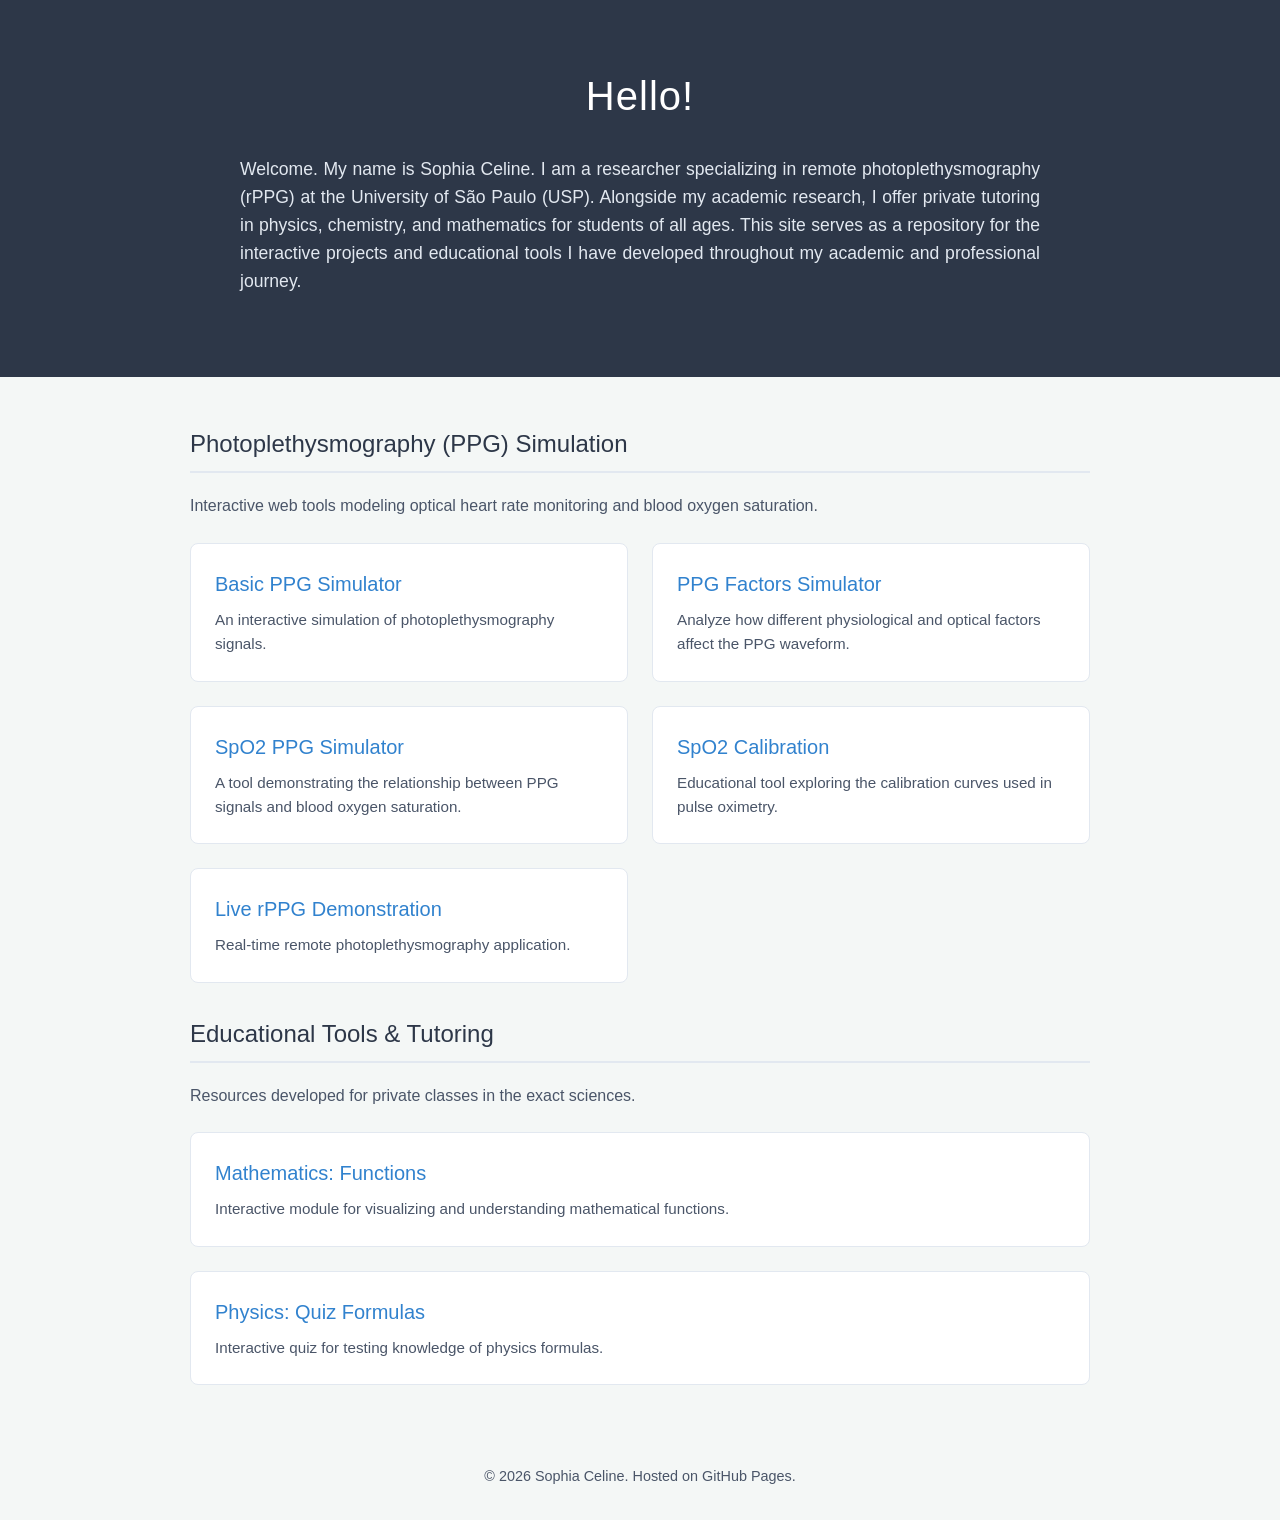
<file: index.html>
<!DOCTYPE html>
<html lang="en">
<head>
    <meta charset="UTF-8">
    <meta name="viewport" content="width=device-width, initial-scale=1.0">
    <title>Sophia Celine | Portfolio & Educational Tools</title>
    <link rel="icon" type="image/png" href="images/home.png">
    <style>
        :root {
            --bg-color: #f4f7f6;
            --text-main: #2d3748;
            --text-muted: #4a5568;
            --accent-color: #3182ce;
            --card-bg: #ffffff;
            --border-radius: 8px;
        }

        body {
            font-family: 'Segoe UI', Roboto, Helvetica, Arial, sans-serif;
            background-color: var(--bg-color);
            color: var(--text-main);
            line-height: 1.6;
            margin: 0;
            padding: 0;
        }

        header {
            background-color: var(--text-main);
            color: white;
            padding: 4rem 2rem;
            text-align: center;
        }

        .header-content {
            max-width: 800px;
            margin: 0 auto;
        }

        h1 {
            margin-top: 0;
            font-size: 2.5rem;
            font-weight: 300;
            letter-spacing: 1px;
        }

        .intro-text {
            font-size: 1.1rem;
            color: #e2e8f0;
            font-weight: 300;
            text-align: justify;
        }

        main {
            max-width: 900px;
            margin: 3rem auto;
            padding: 0 2rem;
        }

        h2 {
            color: var(--text-main);
            border-bottom: 2px solid #e2e8f0;
            padding-bottom: 0.5rem;
            margin-top: 2rem;
            font-weight: 400;
        }

        .link-grid {
            display: grid;
            grid-template-columns: repeat(auto-fit, minmax(300px, 1fr));
            gap: 1.5rem;
            margin-top: 1.5rem;
        }

        .card {
            background-color: var(--card-bg);
            border: 1px solid #e2e8f0;
            border-radius: var(--border-radius);
            padding: 1.5rem;
            text-decoration: none;
            color: inherit;
            transition: transform 0.2s ease, box-shadow 0.2s ease;
            display: flex;
            flex-direction: column;
        }

        .card:hover {
            transform: translateY(-4px);
            box-shadow: 0 10px 15px -3px rgba(0, 0, 0, 0.1);
            border-color: var(--accent-color);
        }

        .card h3 {
            margin: 0 0 0.5rem 0;
            color: var(--accent-color);
            font-size: 1.25rem;
            font-weight: 500;
        }

        .card p {
            margin: 0;
            color: var(--text-muted);
            font-size: 0.95rem;
        }

        footer {
            text-align: center;
            padding: 2rem;
            color: var(--text-muted);
            font-size: 0.9rem;
            margin-top: 2rem;
        }
    </style>
</head>
<body>

    <header>
        <div class="header-content">
            <h1>Hello!</h1>
            <p class="intro-text">
                Welcome. My name is Sophia Celine. I am a researcher specializing in remote photoplethysmography (rPPG) at the University of São Paulo (USP). Alongside my academic research, I offer private tutoring in physics, chemistry, and mathematics for students of all ages. This site serves as a repository for the interactive projects and educational tools I have developed throughout my academic and professional journey.
            </p>
        </div>
    </header>

    <main>
        <h2>Photoplethysmography (PPG) Simulation</h2>
        <p style="color: var(--text-muted); margin-bottom: 1.5rem;">Interactive web tools modeling optical heart rate monitoring and blood oxygen saturation.</p>
        
        <div class="link-grid">
            <a href="https://sophia-celine.github.io/PPG/simulador_ppg.html" class="card">
                <h3>Basic PPG Simulator</h3>
                <p>An interactive simulation of photoplethysmography signals.</p>
            </a>

            <a href="https://sophia-celine.github.io/PPG/simulador_fatores.html" class="card">
                <h3>PPG Factors Simulator</h3>
                <p>Analyze how different physiological and optical factors affect the PPG waveform.</p>
            </a>

            <a href="https://sophia-celine.github.io/PPG/simulador_spo_2_ppg.html" class="card">
                <h3>SpO2 PPG Simulator</h3>
                <p>A tool demonstrating the relationship between PPG signals and blood oxygen saturation.</p>
            </a>

            <a href="https://sophia-celine.github.io/PPG/simulador_Spo2_calibration.html" class="card">
                <h3>SpO2 Calibration</h3>
                <p>Educational tool exploring the calibration curves used in pulse oximetry.</p>
            </a>

            <a href="https://sophia-celine.github.io/PPG/rppg_live.html" class="card">
                <h3>Live rPPG Demonstration</h3>
                <p>Real-time remote photoplethysmography application.</p>
            </a>
        </div>

        <h2>Educational Tools & Tutoring</h2>
        <p style="color: var(--text-muted); margin-bottom: 1.5rem;">Resources developed for private classes in the exact sciences.</p>

        <div class="link-grid">
            <a href="https://sophia-celine.github.io/educational_tools/math/functions.html" class="card">
                <h3>Mathematics: Functions</h3>
                <p>Interactive module for visualizing and understanding mathematical functions.</p>
            </a>
        </div>

        <div class="link-grid">
            <a href="https://sophia-celine.github.io/educational_tools/physics/quiz_formulas.html" class="card">
                <h3>Physics: Quiz Formulas</h3>
                <p>Interactive quiz for testing knowledge of physics formulas.</p>
            </a>
        </div>
    </main>

    <footer>
        &copy; 2026 Sophia Celine. Hosted on GitHub Pages.
    </footer>

</body>
</html>
</file>
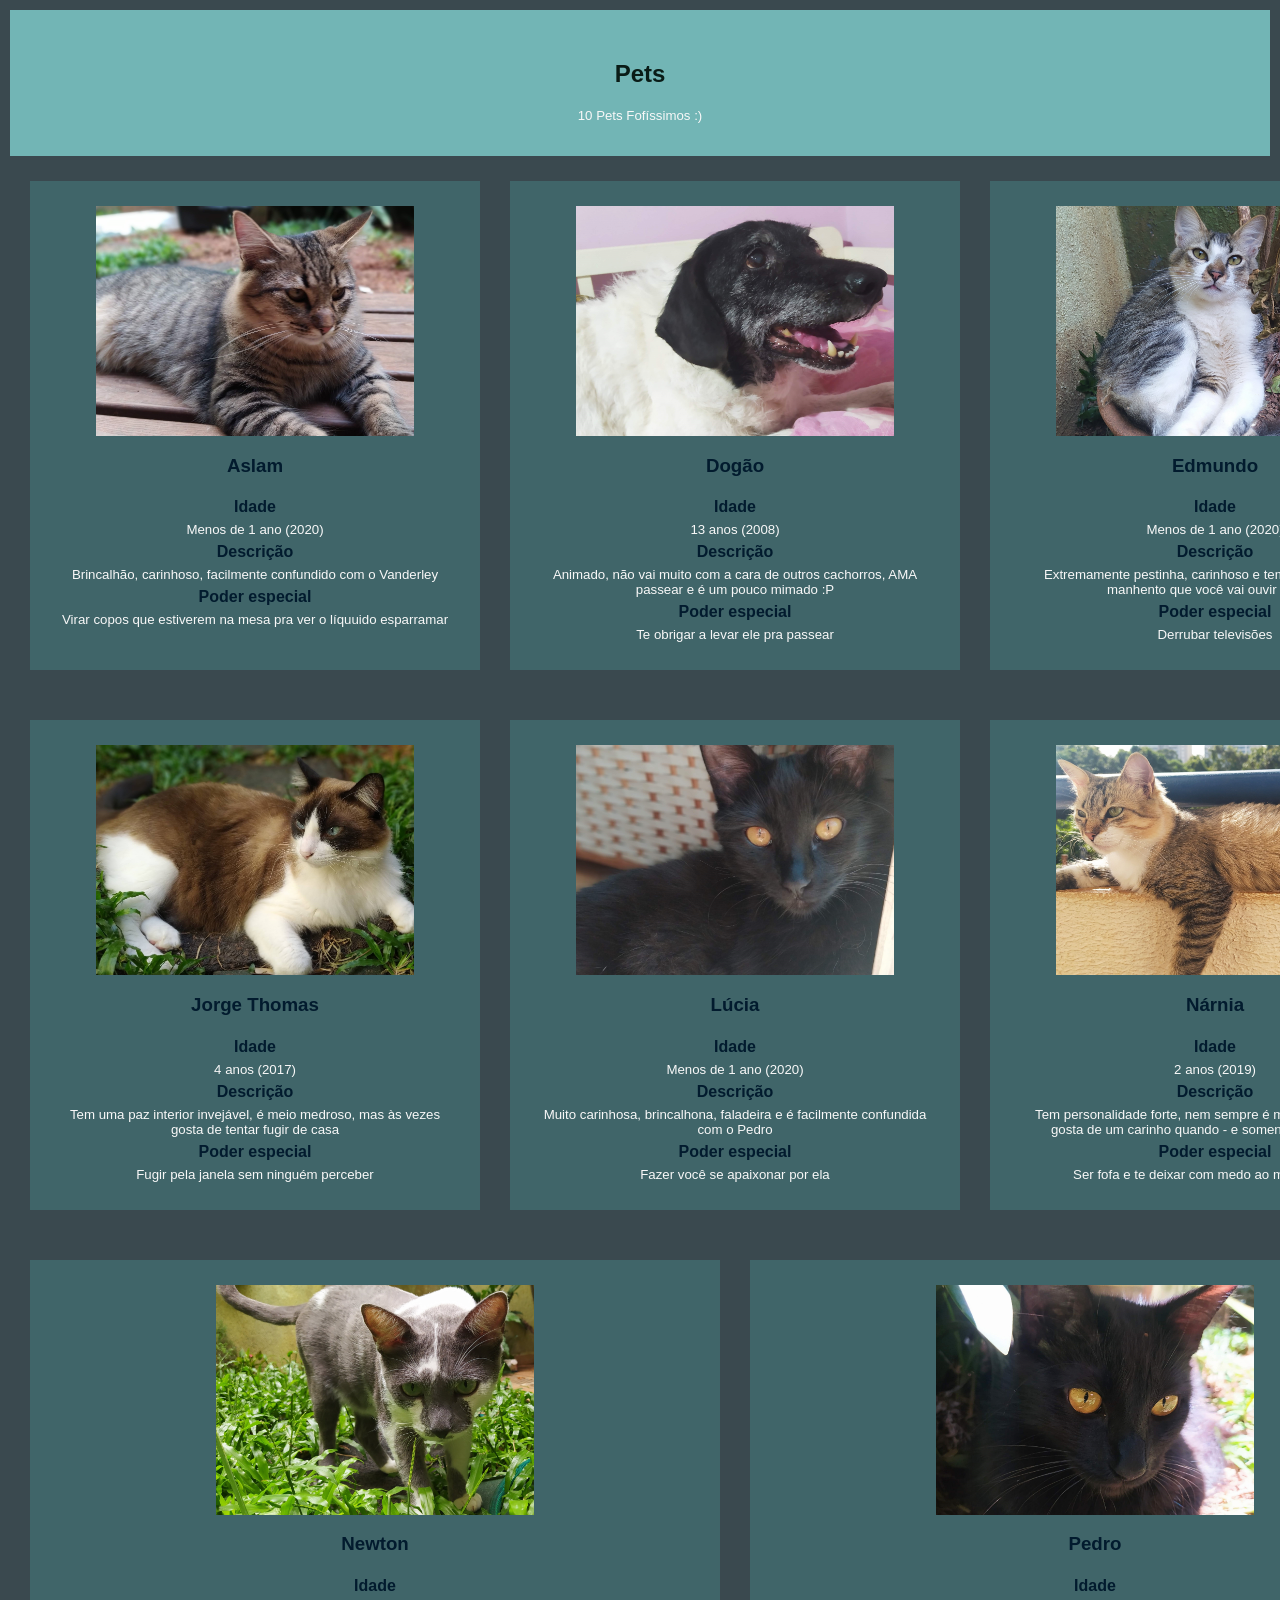
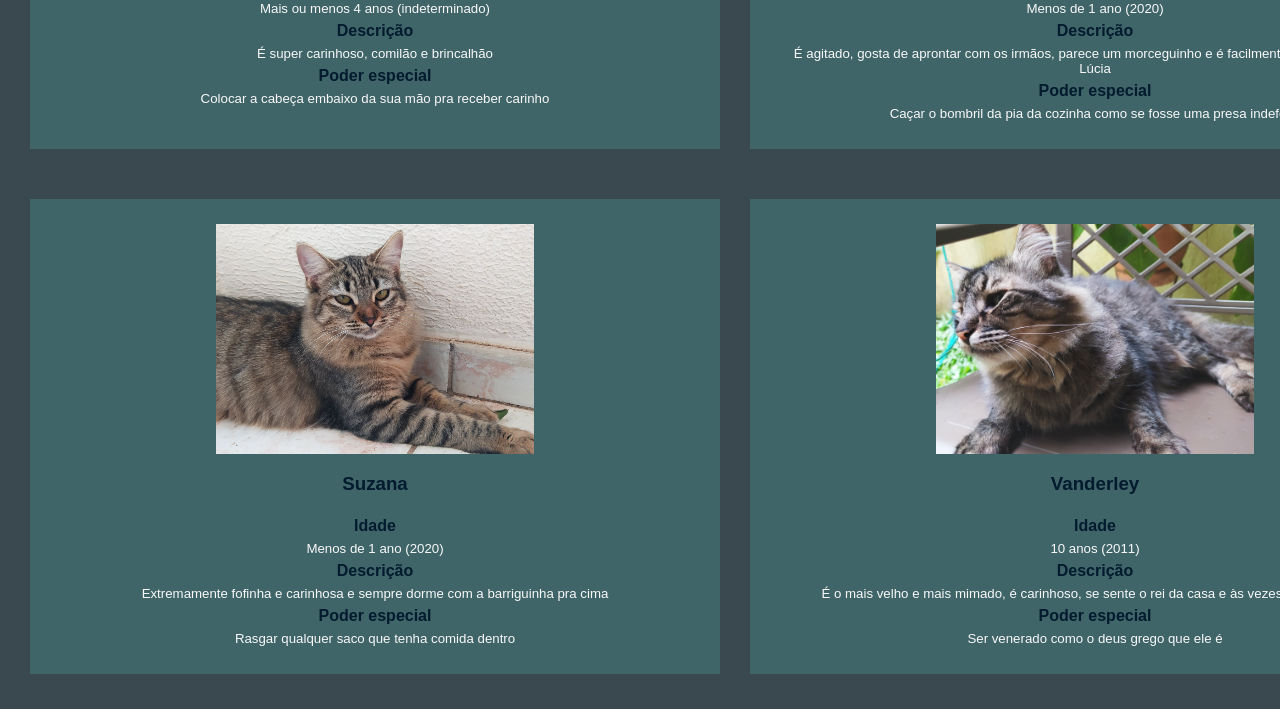
<file: my_first_site/index.html>
<html>
    <head>
        <meta charset='utf-8'>
        <meta http-equiv='X-UA-Compatible' content='IE=edge'>
        <title>Pets</title>
        <meta name='viewport' content='width=device-width, initial-scale=1'>
        <link rel="shortcut icon" type="imagex/png" href="./images/paw.ico">
        <link rel='stylesheet' type='text/css' media='screen' href='main.css'>
    </head>

    <body>
        <section class="header">
            <h1>Pets</h1>
            <h5>10 Pets Fofíssimos :)</h5>
        </section>

        <section class="main">
            <div class="pets">
                <div class="flex-container">
                    <div class="row">
                        <div class="item">
                            <img src="images/aslam.jpg" width="318" height="230">
                            <h3>Aslam</h3>
                            <h4>Idade</h4>
                            <h5>Menos de 1 ano (2020)</h5>
                            <h4>Descrição</h4>
                            <h5>Brincalhão, carinhoso, facilmente confundido com o Vanderley</h5>
                            <h4>Poder especial</h4>
                            <h5>Virar copos que estiverem na mesa pra ver o líquuido esparramar
                            </h5>
                        </div>
                        <div class="item">
                            <img src="images/dog.jpg" width="318" height="230">
                            <h3>Dogão</h3>
                            <h4>Idade</h4>
                            <h5>13 anos (2008)</h5>
                            <h4>Descrição</h4>
                            <h5>Animado, não vai muito com a cara de outros cachorros, 
                                AMA passear e é um pouco mimado :P</h5>
                            <h4>Poder especial</h4>
                            <h5>Te obrigar a levar ele pra passear</h5>
                        </div>
                        <div class="item">
                            <img src="images/edmundo.jpg" width="318" height="230">
                            <h3>Edmundo</h3>
                            <h4>Idade</h4>
                            <h5>Menos de 1 ano (2020)</h5> 
                            <h4>Descrição</h4>
                            <h5>Extremamente pestinha, carinhoso e tem o miadinho 
                                mais manhento que você vai ouvir na vida</h5>
                            <h4>Poder especial</h4>
                            <h5>Derrubar televisões</h5>
                        </div>
                    </div>
                    <div class="row">
                        <div class="item">
                            <img src="images/jorge.jpg" width="318" height="230">
                            <h3>Jorge Thomas</h3>
                            <h4>Idade</h4>
                            <h5>4 anos (2017)</h5> 
                            <h4>Descrição</h4>
                            <h5>Tem uma paz interior invejável, é meio medroso, 
                                mas às vezes gosta de tentar fugir de casa</h5>
                            <h4>Poder especial</h4>
                            <h5>Fugir pela janela sem ninguém perceber</h5>
                        </div>
                        <div class="item">
                            <img src="images/lucia.jpg" width="318" height="230">
                            <h3>Lúcia</h3>
                            <h4>Idade</h4>
                            <h5>Menos de 1 ano (2020)</h5> 
                            <h4>Descrição</h4>
                            <h5>Muito carinhosa, brincalhona, faladeira e é facilmente confundida com o Pedro</h5>
                            <h4>Poder especial</h4>
                            <h5>Fazer você se apaixonar por ela</h5>
                        </div>
                        <div class="item">
                            <img src="images/narnia.jpg" width="318" height="230">
                            <h3>Nárnia</h3>
                            <h4>Idade</h4>
                            <h5>2 anos (2019)</h5> 
                            <h4>Descrição</h4>
                            <h5>Tem personalidade forte, nem sempre é muito amigável, 
                                mas gosta de um carinho quando - e somente quando - quer</h5>
                            <h4>Poder especial</h4>
                            <h5>Ser fofa e te deixar com medo ao mesmo tempo</h5>
                        </div>
                    </div>
                    <div class="row-2">
                        <div class="item-2">
                            <img src="images/newton.jpg" width="318" height="230">
                            <h3>Newton</h3>
                            <h4>Idade</h4>
                            <h5>Mais ou menos 4 anos (indeterminado)</h5> 
                            <h4>Descrição</h4>
                            <h5>É super carinhoso, comilão e brincalhão</h5>
                            <h4>Poder especial</h4>
                            <h5>Colocar a cabeça embaixo da sua mão pra receber carinho</h5>
                        </div>
                        <div class="item-2">
                            <img src="images/pedrinho.jpg" width="318" height="230">
                            <h3>Pedro</h3>
                            <h4>Idade</h4>
                            <h5>Menos de 1 ano (2020)</h5> 
                            <h4>Descrição</h4>
                            <h5>É agitado, gosta de aprontar com os irmãos, parece 
                                um morceguinho e é facilmente confundido com a Lúcia</h5>
                            <h4>Poder especial</h4>
                            <h5>Caçar o bombril da pia da cozinha como se fosse uma presa indefesa</h5>
                        </div>
                    </div>
                    <div class="row-2">
                        <div class="item-2">
                            <img src="images/suzana.jpg" width="318" height="230">
                            <h3>Suzana</h3>
                            <h4>Idade</h4>
                            <h5>Menos de 1 ano (2020)</h5> 
                            <h4>Descrição</h4>
                            <h5>Extremamente fofinha e carinhosa e sempre dorme 
                                com a barriguinha pra cima</h5>
                            <h4>Poder especial</h4>
                            <h5>Rasgar qualquer saco que tenha comida dentro</h5>
                        </div>
                        <div class="item-2">
                            <img src="images/vanderley.jpg" width="318" height="230">
                            <h3>Vanderley</h3>
                            <h4>Idade</h4>
                            <h5>10 anos (2011)</h5> 
                            <h4>Descrição</h4>
                            <h5>É o mais velho e mais mimado, é carinhoso, se sente 
                                o rei da casa e às vezes guarda rancor</h5>
                            <h4>Poder especial</h4>
                            <h5>Ser venerado como o deus grego que ele é</h5>
                        </div>
                    </div>
                </div>
            </div>
        </section>


    </body>

</html>
</file>
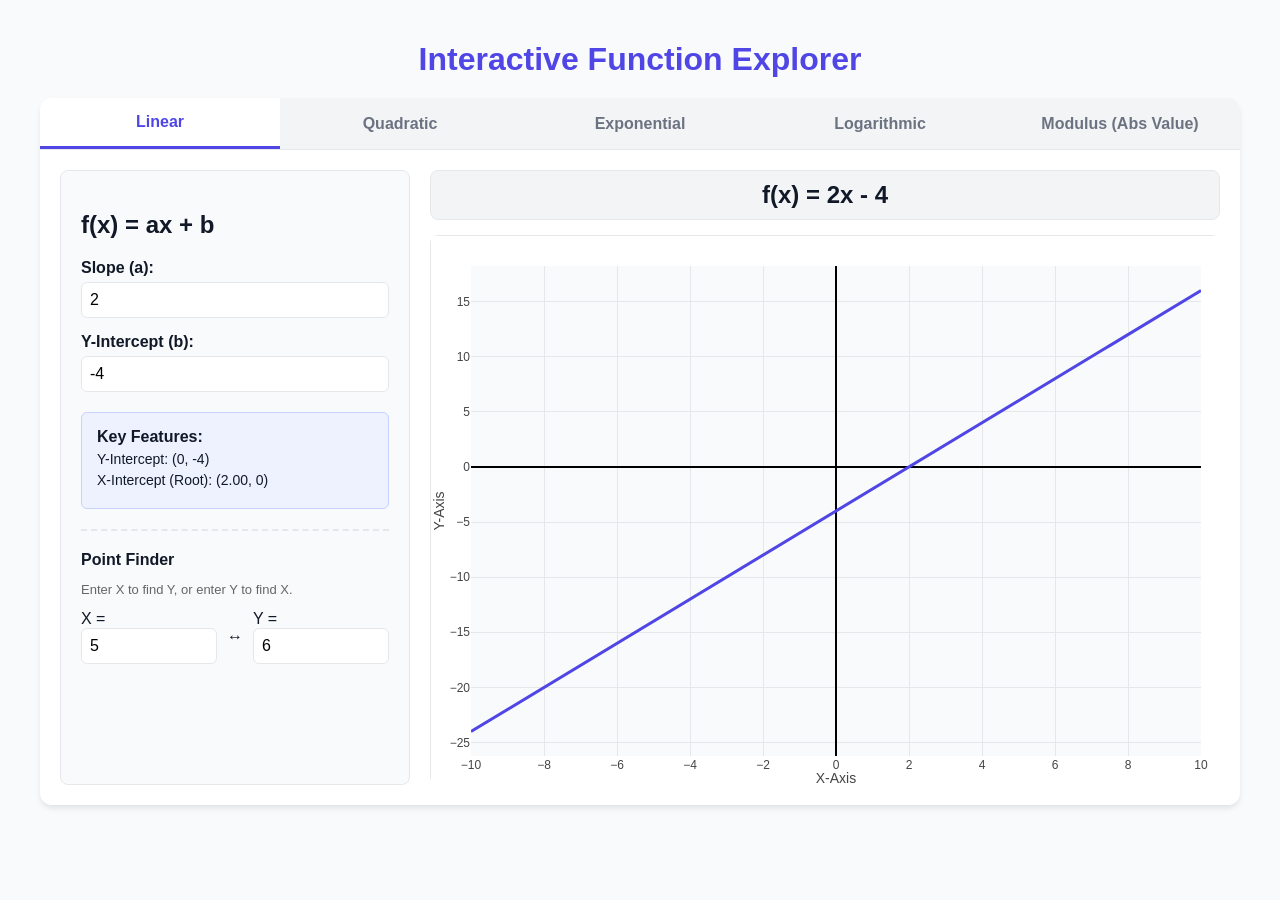
<file: educational_tools/math/functions.html>
<!DOCTYPE html>
<html lang="en">
<head>
    <meta charset="UTF-8">
    <meta name="viewport" content="width=device-width, initial-scale=1.0">
    <title>Interactive Function Explorer</title>
    <!-- Load Plotly for graphing -->
    <script src="https://cdn.plot.ly/plotly-2.27.0.min.js"></script>
    <style>
        :root {
            --primary: #4F46E5;
            --primary-hover: #4338CA;
            --bg: #F9FAFB;
            --surface: #FFFFFF;
            --text: #111827;
            --text-light: #6B7280;
            --border: #E5E7EB;
        }
        * {
            box-sizing: border-box;
        }
        body {
            font-family: 'Segoe UI', Tahoma, Geneva, Verdana, sans-serif;
            background-color: var(--bg);
            color: var(--text);
            margin: 0;
            padding: 20px;
            display: flex;
            flex-direction: column;
            align-items: center;
            overflow-x: hidden;
        }
        h1 {
            color: var(--primary);
            text-align: center;
            margin-bottom: 20px;
        }
        .container {
            width: 100%;
            max-width: 1200px;
            background: var(--surface);
            border-radius: 12px;
            box-shadow: 0 4px 6px -1px rgba(0, 0, 0, 0.1);
            overflow: hidden;
        }
        /* Tabs Setup */
        .tabs {
            display: flex;
            background-color: #f3f4f6;
            border-bottom: 1px solid var(--border);
            flex-wrap: wrap;
        }
        .tab-button {
            flex: 1;
            padding: 15px 20px;
            border: none;
            background: none;
            font-size: 16px;
            font-weight: 600;
            color: var(--text-light);
            cursor: pointer;
            transition: all 0.2s;
            white-space: nowrap;
        }
        .tab-button:hover {
            background-color: #e5e7eb;
            color: var(--text);
        }
        .tab-button.active {
            background-color: var(--surface);
            color: var(--primary);
            border-bottom: 3px solid var(--primary);
        }
        .tab-content {
            display: none;
            padding: 20px;
            grid-template-columns: minmax(280px, 350px) minmax(0, 1fr);
            gap: 20px;
            width: 100%;
            min-width: 0;
        }
        .tab-content.active {
            display: grid;
        }
        /* Sidebar Controls */
        .controls {
            background: #f8fafc;
            padding: 20px;
            border-radius: 8px;
            border: 1px solid var(--border);
            min-width: 0;
        }
        .control-group {
            margin-bottom: 15px;
        }
        .control-group label {
            display: block;
            font-weight: 600;
            margin-bottom: 5px;
        }
        .control-group input[type="number"] {
            width: 100%;
            padding: 8px;
            border: 1px solid var(--border);
            border-radius: 6px;
            font-size: 16px;
            box-sizing: border-box;
        }
        .properties-box {
            margin-top: 20px;
            padding: 15px;
            background: #eef2ff;
            border-radius: 6px;
            border: 1px solid #c7d2fe;
        }
        .properties-box p {
            margin: 5px 0;
            font-size: 14px;
        }
        .calculator {
            margin-top: 20px;
            padding-top: 20px;
            border-top: 2px dashed var(--border);
        }
        .calc-inputs {
            display: flex;
            gap: 10px;
            align-items: center;
        }
        .calc-inputs div {
            flex: 1;
            min-width: 0;
        }
        .calc-inputs div:nth-child(2) {
            flex: 0 0 auto;
            text-align: center;
        }
        .calc-inputs input[type="number"] {
            width: 100%;
            padding: 8px;
            border: 1px solid var(--border);
            border-radius: 6px;
            font-size: 16px;
            box-sizing: border-box; 
        }
        
        /* Graph Layout Elements */
        .graph-wrapper {
            display: flex;
            flex-direction: column;
            width: 100%;
            min-width: 0; /* Prevents flexbox overflow */
        }
        .dynamic-eq {
            text-align: center;
            color: var(--text);
            margin: 0 0 15px 0;
            font-size: 24px;
            font-weight: 600;
            padding: 10px;
            background: #f3f4f6;
            border-radius: 8px;
            border: 1px solid var(--border);
        }
        .graph-container {
            width: 100%;
            height: 550px;
            border: 1px solid var(--border);
            border-radius: 8px;
        }
        hr { border: 0; border-top: 1px solid var(--border); margin: 20px 0; }
        
        @media (max-width: 768px) {
            body {
                padding: 12px;
            }
            .container {
                max-width: 100%;
            }
            .tab-content.active {
                grid-template-columns: 1fr;
                padding: 12px;
            }
            .calc-inputs {
                flex-direction: column;
                align-items: stretch;
            }
            .calc-inputs div:nth-child(2) {
                margin: 8px 0;
            }
            .graph-container {
                height: 360px;
            }
        }
    </style>
</head>
<body>

    <h1>Interactive Function Explorer</h1>

    <div class="container">
        <div class="tabs">
            <button class="tab-button active" onclick="switchTab('linear', event)">Linear</button>
            <button class="tab-button" onclick="switchTab('quadratic', event)">Quadratic</button>
            <button class="tab-button" onclick="switchTab('exponential', event)">Exponential</button>
            <button class="tab-button" onclick="switchTab('logarithmic', event)">Logarithmic</button>
            <button class="tab-button" onclick="switchTab('modular', event)">Modulus (Abs Value)</button>
        </div>

        <!-- LINEAR TAB -->
        <div id="linear" class="tab-content active">
            <div class="controls">
                <h2>f(x) = ax + b</h2>
                <div class="control-group">
                    <label>Slope (a):</label>
                    <input type="number" id="lin-a" value="2" step="0.5" oninput="updateLinear()">
                </div>
                <div class="control-group">
                    <label>Y-Intercept (b):</label>
                    <input type="number" id="lin-b" value="-4" step="0.5" oninput="updateLinear()">
                </div>

                <div class="properties-box" id="lin-props">
                    <strong>Key Features:</strong>
                    <p id="lin-y-int">Y-Intercept: (0, -4)</p>
                    <p id="lin-x-int">X-Intercept (Root): (2, 0)</p>
                </div>

                <div class="calculator">
                    <strong>Point Finder</strong>
                    <p style="font-size: 13px; color: #666;">Enter X to find Y, or enter Y to find X.</p>
                    <div class="calc-inputs">
                        <div>
                            <label>X = </label>
                            <input type="number" id="lin-calc-x" value="5" oninput="calcLinearY()">
                        </div>
                        <div>↔</div>
                        <div>
                            <label>Y = </label>
                            <input type="number" id="lin-calc-y" value="6" oninput="calcLinearX()">
                        </div>
                    </div>
                </div>
            </div>
            <div class="graph-wrapper">
                <div id="lin-eq" class="dynamic-eq"></div>
                <div id="graph-linear" class="graph-container"></div>
            </div>
        </div>

        <!-- QUADRATIC TAB -->
        <div id="quadratic" class="tab-content">
            <div class="controls">
                <h2>f(x) = ax² + bx + c</h2>
                <div class="control-group">
                    <label>a (Coefficient):</label>
                    <input type="number" id="quad-a" value="1" step="0.5" oninput="updateQuadratic()">
                </div>
                <div class="control-group">
                    <label>b (Coefficient):</label>
                    <input type="number" id="quad-b" value="-2" step="0.5" oninput="updateQuadratic()">
                </div>
                <div class="control-group">
                    <label>c (Y-Intercept):</label>
                    <input type="number" id="quad-c" value="-3" step="0.5" oninput="updateQuadratic()">
                </div>

                <div class="properties-box" id="quad-props">
                    <strong>Key Features:</strong>
                    <p id="quad-y-int">Y-Intercept: (0, -3)</p>
                    <p id="quad-x-int">X-Intercepts: (3, 0), (-1, 0)</p>
                    <p id="quad-vertex">Vertex: (1, -4)</p>
                </div>

                <div class="calculator">
                    <strong>Point Finder</strong>
                    <p style="font-size: 13px; color: #666;">Enter X to find Y, or enter Y to find X.</p>
                    <div class="calc-inputs">
                        <div>
                            <label>X = </label>
                            <input type="number" id="quad-calc-x" value="4" oninput="calcQuadY()">
                        </div>
                        <div>↔</div>
                        <div>
                            <label>Y = </label>
                            <input type="number" id="quad-calc-y" value="5" oninput="calcQuadX()">
                            <div id="quad-calc-y-res" style="font-size:12px; margin-top:5px; color: var(--primary);"></div>
                        </div>
                    </div>
                </div>
            </div>
            <div class="graph-wrapper">
                <div id="quad-eq" class="dynamic-eq"></div>
                <div id="graph-quadratic" class="graph-container"></div>
            </div>
        </div>

        <!-- EXPONENTIAL TAB -->
        <div id="exponential" class="tab-content">
            <div class="controls">
                <h2>f(x) = a · b<sup>x</sup></h2>
                <p style="font-size: 13px; color: #666;">(Note: Base 'b' must be > 0)</p>
                <div class="control-group">
                    <label>Initial Value (a):</label>
                    <input type="number" id="exp-a" value="2" step="0.5" oninput="updateExponential()">
                </div>
                <div class="control-group">
                    <label>Base / Multiplier (b):</label>
                    <input type="number" id="exp-b" value="1.5" step="0.1" min="0.01" oninput="updateExponential()">
                </div>

                <div class="properties-box" id="exp-props">
                    <strong>Key Features:</strong>
                    <p id="exp-y-int">Y-Intercept: (0, 2)</p>
                    <p id="exp-asymptote">Horizontal Asymptote: y = 0</p>
                    <p id="exp-growth">Behavior: Growth</p>
                </div>

                <div class="calculator">
                    <strong>Point Finder</strong>
                    <p style="font-size: 13px; color: #666;">Enter X to find Y, or enter Y to find X.</p>
                    <div class="calc-inputs">
                        <div>
                            <label>X = </label>
                            <input type="number" id="exp-calc-x" value="3" oninput="calcExpY()">
                        </div>
                        <div>↔</div>
                        <div>
                            <label>Y = </label>
                            <input type="number" id="exp-calc-y" value="6.75" oninput="calcExpX()">
                            <div id="exp-calc-y-res" style="font-size:12px; margin-top:5px; color: var(--primary);"></div>
                        </div>
                    </div>
                </div>
            </div>
            <div class="graph-wrapper">
                <div id="exp-eq" class="dynamic-eq"></div>
                <div id="graph-exponential" class="graph-container"></div>
            </div>
        </div>

        <!-- LOGARITHMIC TAB -->
        <div id="logarithmic" class="tab-content">
            <div class="controls">
                <h2>f(x) = a · log<sub>b</sub>(x) + c</h2>
                <p style="font-size: 13px; color: #666;">(Note: Base 'b' must be > 0 and ≠ 1, x must be > 0)</p>
                <div class="control-group">
                    <label>Multiplier (a):</label>
                    <input type="number" id="log-a" value="2" step="0.5" oninput="updateLogarithmic()">
                </div>
                <div class="control-group">
                    <label>Base (b):</label>
                    <input type="number" id="log-b" value="10" step="1" min="0.1" oninput="updateLogarithmic()">
                </div>
                <div class="control-group">
                    <label>Vertical Shift (c):</label>
                    <input type="number" id="log-c" value="0" step="1" oninput="updateLogarithmic()">
                </div>

                <div class="properties-box" id="log-props">
                    <strong>Key Features:</strong>
                    <p id="log-y-int">Y-Intercept: None (x must be > 0)</p>
                    <p id="log-x-int">X-Intercept: (1, 0)</p>
                    <p id="log-asymptote">Vertical Asymptote: x = 0</p>
                </div>

                <div class="calculator">
                    <strong>Point Finder</strong>
                    <p style="font-size: 13px; color: #666;">Enter X to find Y, or enter Y to find X.</p>
                    <div class="calc-inputs">
                        <div>
                            <label>X = </label>
                            <input type="number" id="log-calc-x" value="10" oninput="calcLogY()">
                        </div>
                        <div>↔</div>
                        <div>
                            <label>Y = </label>
                            <input type="number" id="log-calc-y" value="2" oninput="calcLogX()">
                            <div id="log-calc-y-res" style="font-size:12px; margin-top:5px; color: var(--primary);"></div>
                        </div>
                    </div>
                </div>
            </div>
            <div class="graph-wrapper">
                <div id="log-eq" class="dynamic-eq"></div>
                <div id="graph-logarithmic" class="graph-container"></div>
            </div>
        </div>

        <!-- MODULAR (ABSOLUTE VALUE) TAB -->
        <div id="modular" class="tab-content">
            <div class="controls">
                <h2>f(x) = a|x - h| + k</h2>
                <div class="control-group">
                    <label>Multiplier (a):</label>
                    <input type="number" id="mod-a" value="1" step="0.5" oninput="updateModular()">
                </div>
                <div class="control-group">
                    <label>Horizontal Shift (h):</label>
                    <input type="number" id="mod-h" value="2" step="0.5" oninput="updateModular()">
                </div>
                <div class="control-group">
                    <label>Vertical Shift (k):</label>
                    <input type="number" id="mod-k" value="-3" step="0.5" oninput="updateModular()">
                </div>

                <div class="properties-box" id="mod-props">
                    <strong>Key Features:</strong>
                    <p id="mod-vertex">Vertex: (2, -3)</p>
                    <p id="mod-y-int">Y-Intercept: (0, -1)</p>
                    <p id="mod-x-int">X-Intercepts: (5, 0), (-1, 0)</p>
                </div>

                <div class="calculator">
                    <strong>Point Finder</strong>
                    <p style="font-size: 13px; color: #666;">Enter X to find Y, or enter Y to find X.</p>
                    <div class="calc-inputs">
                        <div>
                            <label>X = </label>
                            <input type="number" id="mod-calc-x" value="6" oninput="calcModY()">
                        </div>
                        <div>↔</div>
                        <div>
                            <label>Y = </label>
                            <input type="number" id="mod-calc-y" value="1" oninput="calcModX()">
                            <div id="mod-calc-y-res" style="font-size:12px; margin-top:5px; color: var(--primary);"></div>
                        </div>
                    </div>
                </div>
            </div>
            <div class="graph-wrapper">
                <div id="mod-eq" class="dynamic-eq"></div>
                <div id="graph-modular" class="graph-container"></div>
            </div>
        </div>
    </div>

    <script>
        // --- Formatting Helper ---
        function formatSign(val, isFirst = false) {
            if (val === 0 && !isFirst) return "";
            if (isFirst) return val.toString();
            return val < 0 ? `- ${Math.abs(val)}` : `+ ${val}`;
        }

        // --- UI Logic ---
        let currentTab = 'linear';

        function resizeActiveGraph(tabId) {
            const graphIds = {
                linear: 'graph-linear',
                quadratic: 'graph-quadratic',
                exponential: 'graph-exponential',
                logarithmic: 'graph-logarithmic',
                modular: 'graph-modular'
            };

            const graphId = graphIds[tabId];
            if (graphId && typeof Plotly !== 'undefined') {
                Plotly.Plots.resize(graphId);
            }
        }

        function switchTab(tabId, event) {
            document.querySelectorAll('.tab-content').forEach(tab => tab.classList.remove('active'));
            document.querySelectorAll('.tab-button').forEach(btn => btn.classList.remove('active'));
            document.getElementById(tabId).classList.add('active');
            if(event) event.currentTarget.classList.add('active');

            currentTab = tabId;

            // Re-render and relayout the graph after the tab becomes visible
            if(tabId === 'linear') updateLinear();
            if(tabId === 'quadratic') updateQuadratic();
            if(tabId === 'exponential') updateExponential();
            if(tabId === 'logarithmic') updateLogarithmic();
            if(tabId === 'modular') updateModular();

            requestAnimationFrame(() => {
                setTimeout(() => resizeActiveGraph(tabId), 50);
            });
        }

        const layoutConfig = {
            margin: { t: 30, b: 30, l: 40, r: 20 },
            xaxis: { title: 'X-Axis', zeroline: true, zerolinewidth: 2, zerolinecolor: '#000', gridcolor: '#e5e7eb' },
            yaxis: { title: 'Y-Axis', zeroline: true, zerolinewidth: 2, zerolinecolor: '#000', gridcolor: '#e5e7eb' },
            showlegend: false,
            plot_bgcolor: '#F9FAFB'
        };

        function generateData(fn, range = [-10, 10], steps = 200) {
            let x = [], y = [];
            let step = (range[1] - range[0]) / steps;
            for (let i = range[0]; i <= range[1]; i += step) {
                x.push(i);
                y.push(fn(i));
            }
            return { x, y };
        }

        // --- LINEAR FUNCTIONS ---
        function updateLinear() {
            let a = parseFloat(document.getElementById('lin-a').value);
            let b = parseFloat(document.getElementById('lin-b').value);

            let bStr = b === 0 ? "" : (b < 0 ? `- ${Math.abs(b)}` : `+ ${b}`);
            document.getElementById('lin-eq').innerHTML = `f(x) = ${a}x ${bStr}`;

            document.getElementById('lin-y-int').innerText = `Y-Intercept: (0, ${b})`;
            if (a === 0) {
                document.getElementById('lin-x-int').innerText = b === 0 ? "X-Intercept: All Real Numbers" : "X-Intercept: None";
            } else {
                let xInt = (-b / a);
                document.getElementById('lin-x-int').innerText = `X-Intercept (Root): (${xInt.toFixed(2)}, 0)`;
            }

            let data = generateData(x => a * x + b);
            let trace = { x: data.x, y: data.y, type: 'scatter', mode: 'lines', line: {color: '#4F46E5', width: 3} };
            Plotly.newPlot('graph-linear', [trace], layoutConfig, {responsive: true});
            calcLinearY();
        }

        function calcLinearY() {
            let a = parseFloat(document.getElementById('lin-a').value);
            let b = parseFloat(document.getElementById('lin-b').value);
            let x = parseFloat(document.getElementById('lin-calc-x').value);
            if(!isNaN(x)) document.getElementById('lin-calc-y').value = +(a * x + b).toFixed(4);
        }

        function calcLinearX() {
            let a = parseFloat(document.getElementById('lin-a').value);
            let b = parseFloat(document.getElementById('lin-b').value);
            let y = parseFloat(document.getElementById('lin-calc-y').value);
            if(!isNaN(y)) {
                document.getElementById('lin-calc-x').value = a !== 0 ? +((y - b) / a).toFixed(4) : "";
            }
        }

        // --- QUADRATIC FUNCTIONS ---
        function updateQuadratic() {
            let a = parseFloat(document.getElementById('quad-a').value);
            let b = parseFloat(document.getElementById('quad-b').value);
            let c = parseFloat(document.getElementById('quad-c').value);

            if (a === 0) a = 0.0001; 

            let bStr = b === 0 ? "" : (b < 0 ? `- ${Math.abs(b)}x` : `+ ${b}x`);
            let cStr = c === 0 ? "" : (c < 0 ? `- ${Math.abs(c)}` : `+ ${c}`);
            document.getElementById('quad-eq').innerHTML = `f(x) = ${a}x² ${bStr} ${cStr}`;

            document.getElementById('quad-y-int').innerText = `Y-Intercept: (0, ${c})`;
            let vx = -b / (2 * a);
            let vy = a * vx * vx + b * vx + c;
            document.getElementById('quad-vertex').innerText = `Vertex: (${vx.toFixed(2)}, ${vy.toFixed(2)})`;

            let discriminant = b * b - 4 * a * c;
            if (discriminant > 0) {
                let x1 = (-b + Math.sqrt(discriminant)) / (2 * a);
                let x2 = (-b - Math.sqrt(discriminant)) / (2 * a);
                document.getElementById('quad-x-int').innerText = `X-Intercepts: (${x1.toFixed(2)}, 0), (${x2.toFixed(2)}, 0)`;
            } else if (discriminant === 0) {
                document.getElementById('quad-x-int').innerText = `X-Intercept: (${(-b / (2 * a)).toFixed(2)}, 0)`;
            } else {
                document.getElementById('quad-x-int').innerText = `X-Intercepts: None (No real roots)`;
            }

            let data = generateData(x => a * x * x + b * x + c, [vx - 10, vx + 10]); 
            let trace = { x: data.x, y: data.y, type: 'scatter', mode: 'lines', line: {color: '#10B981', width: 3} };
            Plotly.newPlot('graph-quadratic', [trace], layoutConfig, {responsive: true});
            calcQuadY();
        }

        function calcQuadY() {
            let a = parseFloat(document.getElementById('quad-a').value);
            let b = parseFloat(document.getElementById('quad-b').value);
            let c = parseFloat(document.getElementById('quad-c').value);
            let x = parseFloat(document.getElementById('quad-calc-x').value);
            if(!isNaN(x)) {
                document.getElementById('quad-calc-y').value = +(a * x * x + b * x + c).toFixed(4);
                document.getElementById('quad-calc-y-res').innerText = "";
            }
        }

        function calcQuadX() {
            let a = parseFloat(document.getElementById('quad-a').value);
            let b = parseFloat(document.getElementById('quad-b').value);
            let c = parseFloat(document.getElementById('quad-c').value);
            let y = parseFloat(document.getElementById('quad-calc-y').value);
            let resBox = document.getElementById('quad-calc-y-res');
            
            if(!isNaN(y)) {
                let c_new = c - y;
                let discriminant = b * b - 4 * a * c_new;
                if (discriminant > 0) {
                    let x1 = (-b + Math.sqrt(discriminant)) / (2 * a);
                    let x2 = (-b - Math.sqrt(discriminant)) / (2 * a);
                    document.getElementById('quad-calc-x').value = +x1.toFixed(4);
                    resBox.innerText = `Or X = ${x2.toFixed(4)}`;
                } else if (discriminant === 0) {
                    document.getElementById('quad-calc-x').value = +(-b / (2 * a)).toFixed(4);
                    resBox.innerText = `(Only one solution)`;
                } else {
                    document.getElementById('quad-calc-x').value = "";
                    resBox.innerText = `No real X for this Y`;
                }
            }
        }

        // --- EXPONENTIAL FUNCTIONS ---
        function updateExponential() {
            let a = parseFloat(document.getElementById('exp-a').value);
            let b = parseFloat(document.getElementById('exp-b').value);
            if (b <= 0) b = 0.001; 

            document.getElementById('exp-eq').innerHTML = `f(x) = ${a} · ${b}<sup>x</sup>`;

            document.getElementById('exp-y-int').innerText = `Y-Intercept: (0, ${a})`;
            document.getElementById('exp-asymptote').innerText = `Horizontal Asymptote: y = 0`;
            
            let behavior = a > 0 && b > 1 ? "Exponential Growth" : (a > 0 && b > 0 && b < 1 ? "Exponential Decay" : "Reflected / Complex");
            document.getElementById('exp-growth').innerText = `Behavior: ${behavior}`;

            let data = generateData(x => a * Math.pow(b, x), [-5, 5]); 
            let trace = { x: data.x, y: data.y, type: 'scatter', mode: 'lines', line: {color: '#F59E0B', width: 3} };
            Plotly.newPlot('graph-exponential', [trace], layoutConfig, {responsive: true});
            calcExpY();
        }

        function calcExpY() {
            let a = parseFloat(document.getElementById('exp-a').value);
            let b = parseFloat(document.getElementById('exp-b').value);
            let x = parseFloat(document.getElementById('exp-calc-x').value);
            if(!isNaN(x)) document.getElementById('exp-calc-y').value = +(a * Math.pow(b, x)).toFixed(4);
        }

        function calcExpX() {
            let a = parseFloat(document.getElementById('exp-a').value);
            let b = parseFloat(document.getElementById('exp-b').value);
            let y = parseFloat(document.getElementById('exp-calc-y').value);
            let resBox = document.getElementById('exp-calc-y-res');

            if(!isNaN(y)) {
                let val = y / a;
                if (val > 0 && b > 0 && b !== 1) {
                    document.getElementById('exp-calc-x').value = +(Math.log(val) / Math.log(b)).toFixed(4);
                    resBox.innerText = "";
                } else {
                    document.getElementById('exp-calc-x').value = "";
                    resBox.innerText = "No real solution / out of bounds";
                }
            }
        }

        // --- LOGARITHMIC FUNCTIONS ---
        function updateLogarithmic() {
            let a = parseFloat(document.getElementById('log-a').value);
            let b = parseFloat(document.getElementById('log-b').value);
            let c = parseFloat(document.getElementById('log-c').value);

            if (b <= 0 || b === 1) b = 2;

            let cStr = c === 0 ? "" : (c < 0 ? `- ${Math.abs(c)}` : `+ ${c}`);
            document.getElementById('log-eq').innerHTML = `f(x) = ${a} · log<sub>${b}</sub>(x) ${cStr}`;

            if(a !== 0) {
                let xInt = Math.pow(b, -c/a);
                document.getElementById('log-x-int').innerText = `X-Intercept: (${xInt.toFixed(3)}, 0)`;
            } else {
                document.getElementById('log-x-int').innerText = "X-Intercept: None";
            }

            let data = generateData(x => a * (Math.log(x) / Math.log(b)) + c, [0.01, 20], 300);
            let trace = { x: data.x, y: data.y, type: 'scatter', mode: 'lines', line: {color: '#8B5CF6', width: 3} };
            Plotly.newPlot('graph-logarithmic', [trace], layoutConfig, {responsive: true});
            calcLogY();
        }

        function calcLogY() {
            let a = parseFloat(document.getElementById('log-a').value);
            let b = parseFloat(document.getElementById('log-b').value);
            let c = parseFloat(document.getElementById('log-c').value);
            let x = parseFloat(document.getElementById('log-calc-x').value);
            let resBox = document.getElementById('log-calc-y-res');

            if(!isNaN(x)) {
                if(x > 0 && b > 0 && b !== 1) {
                    document.getElementById('log-calc-y').value = +(a * (Math.log(x) / Math.log(b)) + c).toFixed(4);
                    resBox.innerText = "";
                } else {
                    document.getElementById('log-calc-y').value = "";
                    resBox.innerText = "X must be > 0";
                }
            }
        }

        function calcLogX() {
            let a = parseFloat(document.getElementById('log-a').value);
            let b = parseFloat(document.getElementById('log-b').value);
            let c = parseFloat(document.getElementById('log-c').value);
            let y = parseFloat(document.getElementById('log-calc-y').value);
            let resBox = document.getElementById('log-calc-y-res');

            if(!isNaN(y)) {
                if (a !== 0 && b > 0 && b !== 1) {
                    let p = (y - c) / a;
                    document.getElementById('log-calc-x').value = +(Math.pow(b, p)).toFixed(4);
                    resBox.innerText = "";
                } else {
                    document.getElementById('log-calc-x').value = "";
                    resBox.innerText = "Invalid variables";
                }
            }
        }

        // --- MODULAR (ABSOLUTE VALUE) FUNCTIONS ---
        function updateModular() {
            let a = parseFloat(document.getElementById('mod-a').value);
            let h = parseFloat(document.getElementById('mod-h').value);
            let k = parseFloat(document.getElementById('mod-k').value);

            let hStr = h === 0 ? "" : (h < 0 ? `+ ${Math.abs(h)}` : `- ${h}`);
            let kStr = k === 0 ? "" : (k < 0 ? `- ${Math.abs(k)}` : `+ ${k}`);
            document.getElementById('mod-eq').innerHTML = `f(x) = ${a}|x ${hStr}| ${kStr}`;

            document.getElementById('mod-vertex').innerText = `Vertex: (${h}, ${k})`;
            let yInt = a * Math.abs(0 - h) + k;
            document.getElementById('mod-y-int').innerText = `Y-Intercept: (0, ${yInt.toFixed(2)})`;

            if (a !== 0) {
                let val = -k / a;
                if (val > 0) {
                    let x1 = h + val;
                    let x2 = h - val;
                    document.getElementById('mod-x-int').innerText = `X-Intercepts: (${x1.toFixed(2)}, 0), (${x2.toFixed(2)}, 0)`;
                } else if (val === 0) {
                    document.getElementById('mod-x-int').innerText = `X-Intercept: (${h.toFixed(2)}, 0)`;
                } else {
                    document.getElementById('mod-x-int').innerText = `X-Intercepts: None`;
                }
            }

            let data = generateData(x => a * Math.abs(x - h) + k, [h - 10, h + 10]); 
            let trace = { x: data.x, y: data.y, type: 'scatter', mode: 'lines', line: {color: '#EC4899', width: 3} };
            Plotly.newPlot('graph-modular', [trace], layoutConfig, {responsive: true});
            calcModY();
        }

        function calcModY() {
            let a = parseFloat(document.getElementById('mod-a').value);
            let h = parseFloat(document.getElementById('mod-h').value);
            let k = parseFloat(document.getElementById('mod-k').value);
            let x = parseFloat(document.getElementById('mod-calc-x').value);
            if(!isNaN(x)) {
                document.getElementById('mod-calc-y').value = +(a * Math.abs(x - h) + k).toFixed(4);
                document.getElementById('mod-calc-y-res').innerText = "";
            }
        }

        function calcModX() {
            let a = parseFloat(document.getElementById('mod-a').value);
            let h = parseFloat(document.getElementById('mod-h').value);
            let k = parseFloat(document.getElementById('mod-k').value);
            let y = parseFloat(document.getElementById('mod-calc-y').value);
            let resBox = document.getElementById('mod-calc-y-res');

            if(!isNaN(y)) {
                if (a !== 0) {
                    let val = (y - k) / a;
                    if (val > 0) {
                        let x1 = h + val;
                        let x2 = h - val;
                        document.getElementById('mod-calc-x').value = +x1.toFixed(4);
                        resBox.innerText = `Or X = ${x2.toFixed(4)}`;
                    } else if (val === 0) {
                        document.getElementById('mod-calc-x').value = +h.toFixed(4);
                        resBox.innerText = `(Only one solution)`;
                    } else {
                        document.getElementById('mod-calc-x').value = "";
                        resBox.innerText = `No real X for this Y`;
                    }
                }
            }
        }

        // Initialize the active graph on load and keep all tabs responsive on resize
        window.onload = () => {
            updateLinear();
            window.addEventListener('resize', () => resizeActiveGraph(currentTab));
        };
    </script>
</body>
</html>
</file>
<file: my_first_site/main.css>
body {
    font-family: 'Montserrat', sans-serif;
    margin: 10;
    text-align: center;
    background-color:rgb(58,73,79);
    color:#0A1C17;
}

h3{
    color: #021B2E;
    font-weight: 700;
}

h4{
    margin: 3px;
    color: #021B2E;
    font-weight: 600;
}

h5{
    margin: 3px;
    color: #F8F8F8;
    font-weight: 400;
}

span{
    color: #F8F8F8;
    font-weight: 300;
}

.header {
    padding: 30px 30px;
    background-color: #72B5B5;
    color: #0A1C17;
}

.main{
    display: flex;
    flex-direction: row;
    text-align: center;
    font-weight: 300;
}

.pets{
    width: 100%;
}

.flex-container {
    display: flex;
    flex-direction: row;
    justify-content:space-evenly;
    flex-wrap: wrap;
    margin: 0;
    padding: 0;

}

.row {   
    padding: 25px 20px;
    display: flex;    
    gap: 0px 30px;
}

.row-2 {   
    padding: 25px 20px;
    display: flex;    
    gap: 0px 30px;

}

.item {
    display: flex;
    padding: 25px 25px;
    flex-direction: column;
    align-items: center;
    background: #406569;
    width: 400px;
    background-size: 10%;
}

.item-2 {
    display: flex;
    padding: 25px 25px;
    flex-direction: column;
    align-items: center;
    background: #406569;
    width: 640px;
    background-size: 10%;
}

.item:hover {
    background: #304C4F;
}

.item-2:hover {
    background: #304C4F;
}

@media (max-width:900px) {
    .main {
        flex-direction: column;
    }

    .row {
        flex-direction: column;
    }

    .row-2{
        flex-direction: column;
    }
}
</file>
